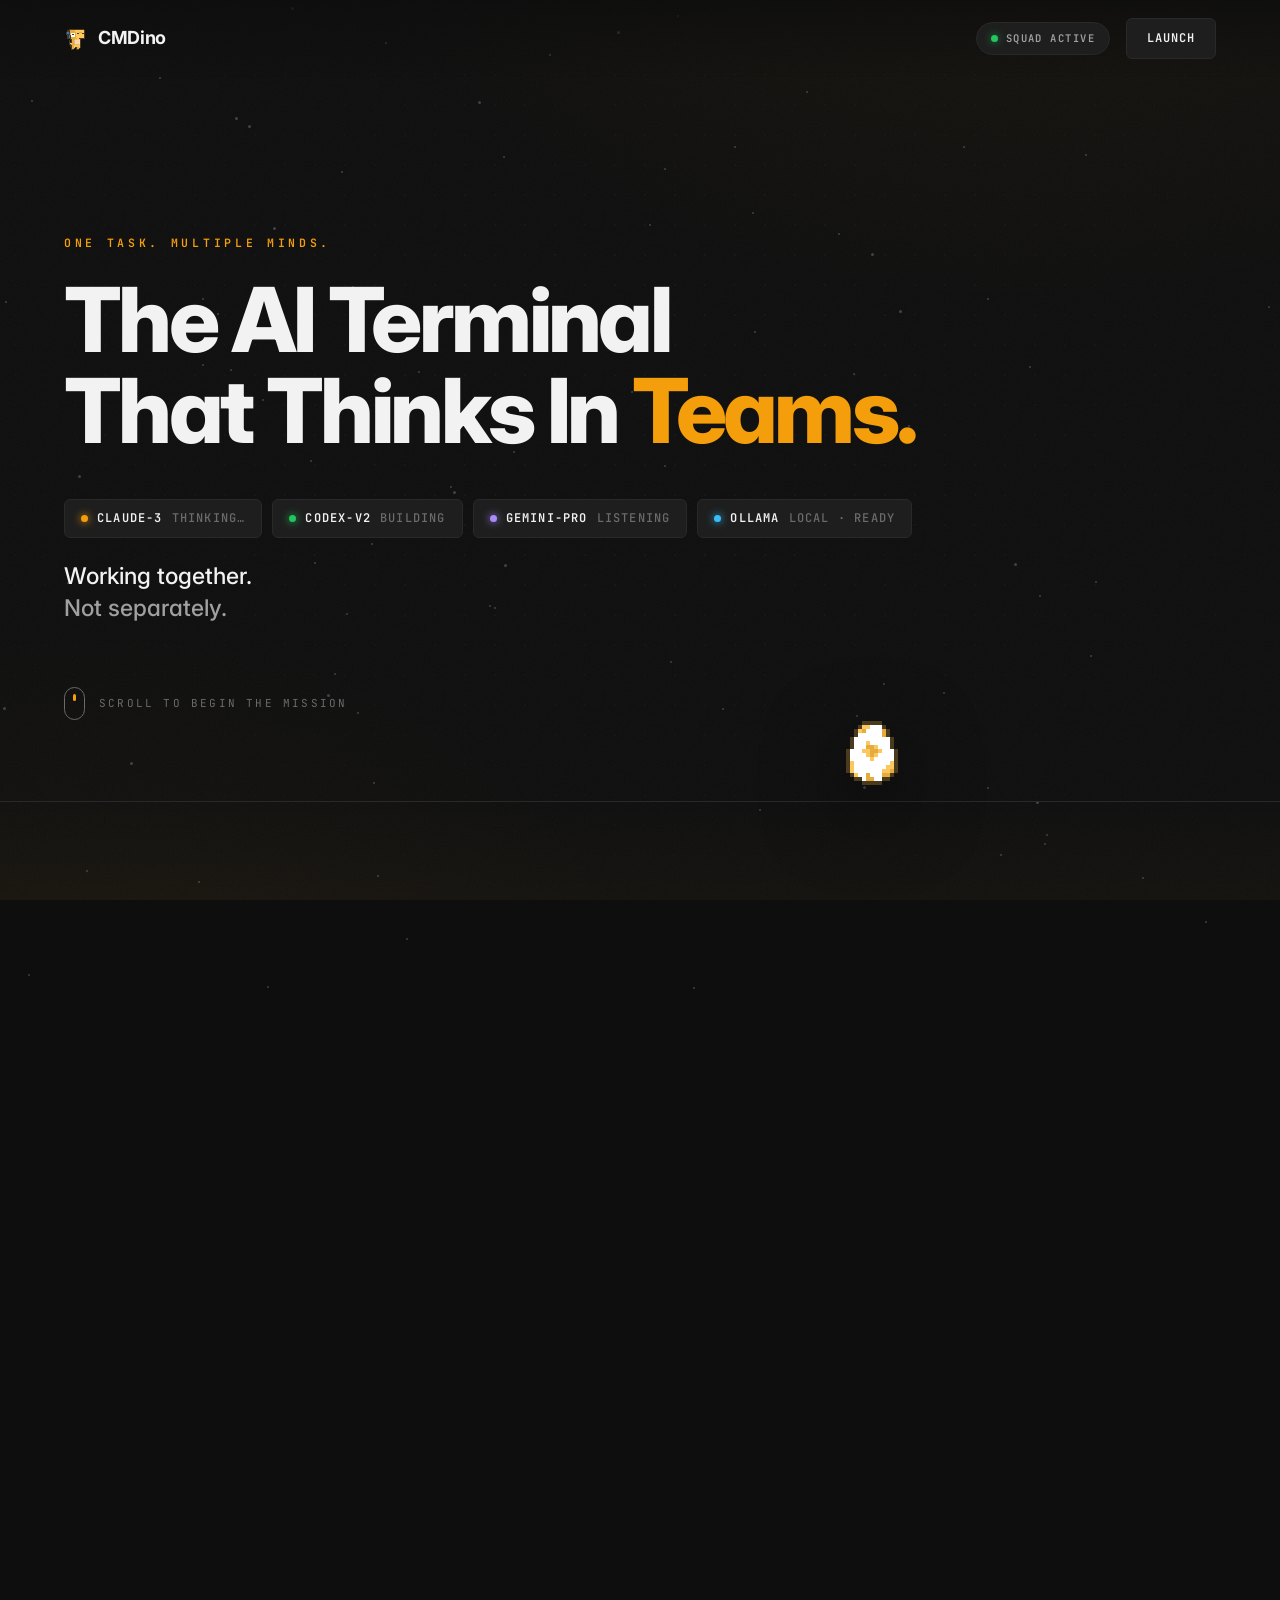
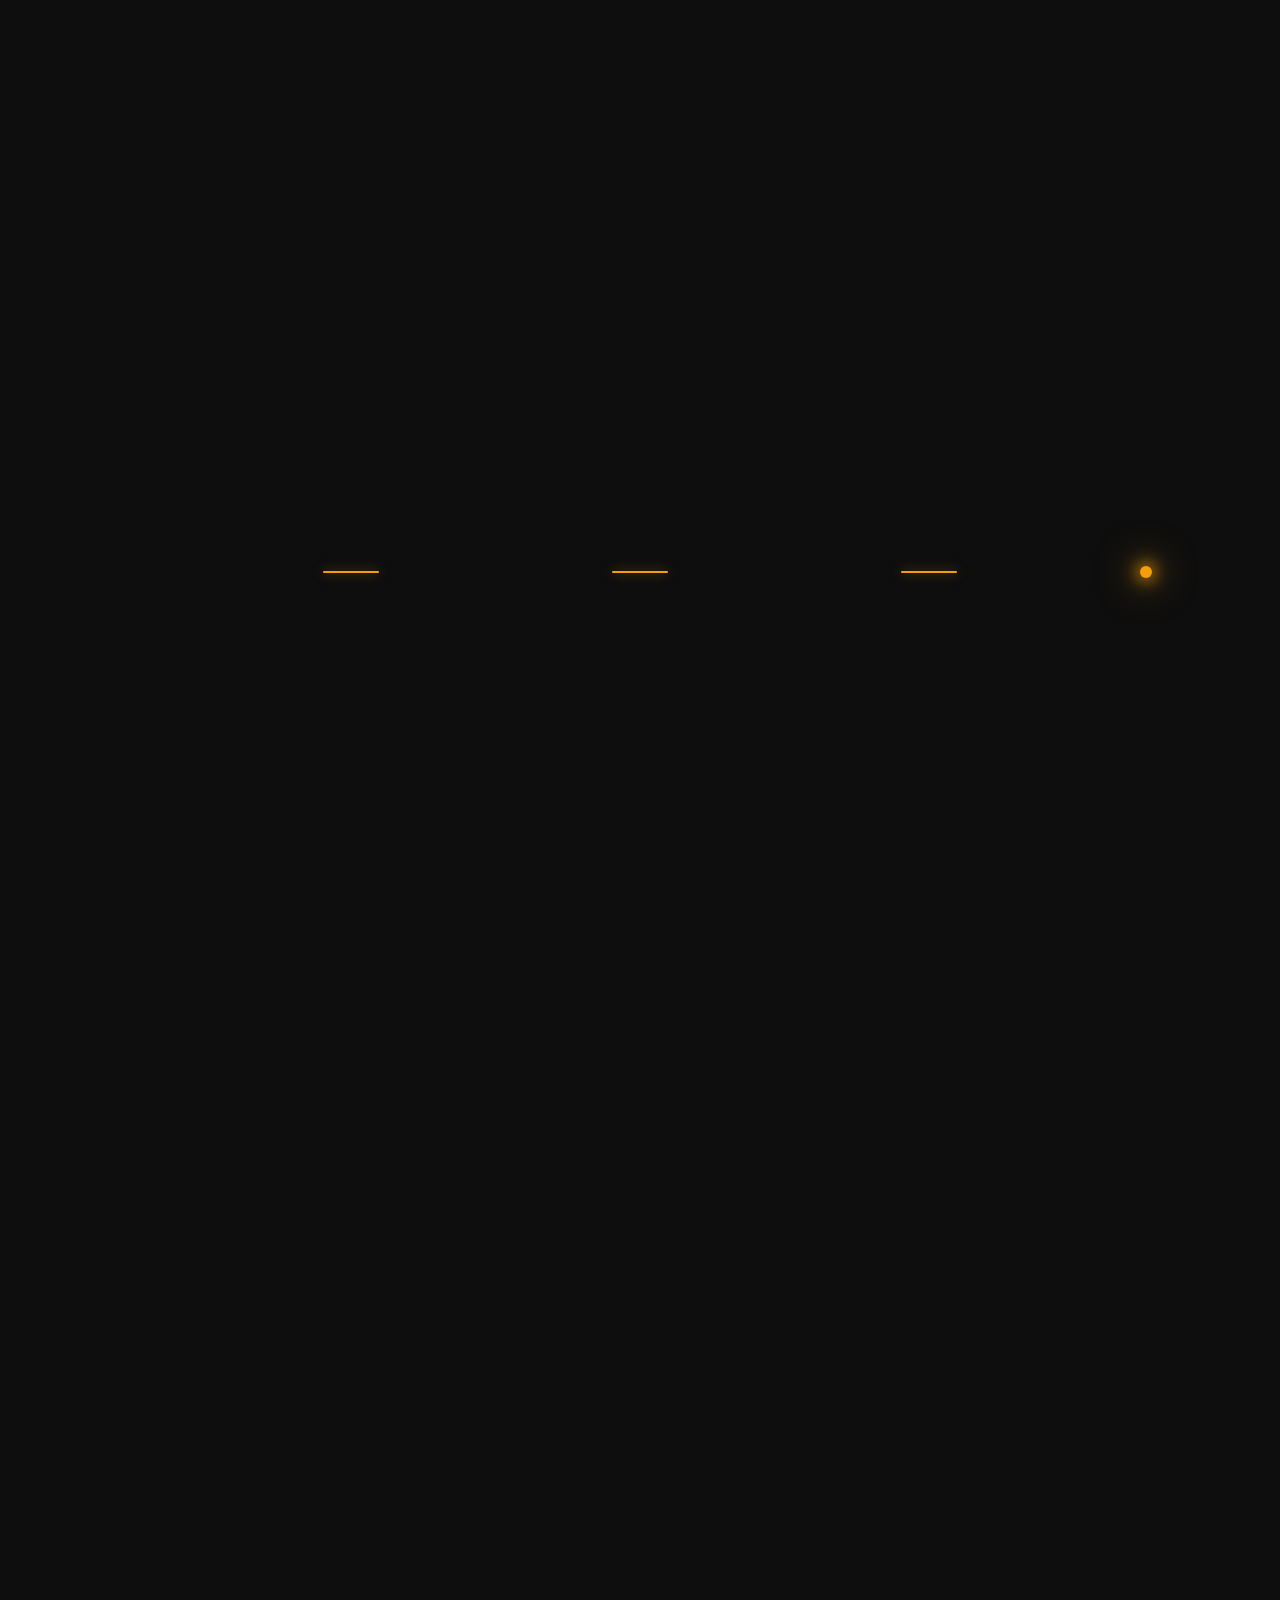
<file: index.html>
<!DOCTYPE html>
<html lang="en">
<head>
<meta charset="UTF-8">
<meta name="viewport" content="width=device-width, initial-scale=1.0">
<title>CMDino — The AI Terminal That Thinks In Teams</title>
<meta name="description" content="CMDino is a multi-agent AI terminal cockpit. Run Claude, Codex, Gemini and Ollama side-by-side and wire them into automated pipelines.">
<link rel="icon" href="data:image/svg+xml,<svg xmlns='http://www.w3.org/2000/svg' viewBox='0 0 100 100'><text y='.9em' font-size='90'>🦖</text></svg>">
<link rel="preconnect" href="https://fonts.googleapis.com">
<link rel="preconnect" href="https://fonts.gstatic.com" crossorigin>
<link href="https://fonts.googleapis.com/css2?family=Inter:wght@400;500;600;700;800&family=JetBrains+Mono:wght@400;500;600;700&display=swap" rel="stylesheet">
<link rel="stylesheet" href="css/style.css">
</head>
<body>

<!-- ambient backdrop -->
<div class="backdrop" aria-hidden="true">
  <div class="bg-gradient"></div>
  <div class="bg-stars" id="stars"></div>
  <div class="bg-grid"></div>
  <div class="bg-noise"></div>
  <div class="ground"></div>
</div>

<!-- scroll progress -->
<div class="progress-bar" id="progressBar" aria-hidden="true"></div>

<!-- header -->
<header class="site-header">
  <a class="wordmark" href="#hero"><span class="logo-dino"></span>CMDino</a>
  <div class="header-right">
    <span class="squad-pill"><i class="sq-dot"></i>SQUAD ACTIVE</span>
    <a class="btn btn-ghost" href="#final">Launch</a>
  </div>
</header>

<!-- the traveling dino (the task) -->
<div class="dino-layer" aria-hidden="true">
  <div class="dino" id="dino"><div class="dino-sprite" id="dinoSprite"></div></div>
</div>

<main>

<!-- ════ 1 · HERO ════ -->
<section class="scene" id="hero" data-scene>
  <div class="vp">
    <div class="hero-inner fade-by-p">
      <p class="kicker">One Task. Multiple Minds.</p>
      <h1 class="display">The AI Terminal<br>That Thinks In <em>Teams.</em></h1>
      <ul class="agent-list">
        <li class="ap-claude"><i class="dot"></i>CLAUDE-3 <span>THINKING…</span></li>
        <li class="ap-codex"><i class="dot"></i>CODEX-V2 <span>BUILDING</span></li>
        <li class="ap-gemini"><i class="dot"></i>GEMINI-PRO <span>LISTENING</span></li>
        <li class="ap-ollama"><i class="dot"></i>OLLAMA <span>LOCAL · READY</span></li>
      </ul>
      <p class="hero-sub">Working together.<br><span class="dim">Not separately.</span></p>
      <div class="scroll-hint"><span class="mouse"></span>Scroll to begin the mission</div>
    </div>
  </div>
</section>

<!-- ════ 2 · THE PROMPT ════ -->
<section class="scene" id="prompt" data-scene>
  <div class="vp">
    <div class="scene-head" data-at="0.05">
      <p class="kicker">Chapter 01</p>
      <h2 class="display-sm">Every mission starts<br>as a task.</h2>
    </div>
    <div class="term term-portal" data-at="0.18">
      <div class="term-bar">
        <span class="term-title">CMDINO — TASK INTAKE</span>
        <span class="stat stat-idle">AWAITING</span>
      </div>
      <div class="term-body">
        <p class="tline dim">// awaiting task…</p>
        <p class="tline portal-line" data-at="0.8"><span class="ok">›</span> task received <span class="caret"></span></p>
      </div>
      <div class="portal-glow"></div>
    </div>
  </div>
</section>

<!-- ════ 3 · HUMAN INPUT ════ -->
<section class="scene" id="input" data-scene>
  <div class="vp">
    <div class="scene-head" data-at="0.03">
      <p class="kicker">Chapter 02 — Human Input</p>
      <h2 class="display-sm">You write the prompt.<br><em>That's your whole job.</em></h2>
    </div>
    <div class="term term-wide" data-at="0.08">
      <div class="term-bar">
        <span class="term-title">CMDINO — COMMAND</span>
        <span class="mini-dino" data-anim="walk"></span>
        <span class="stat stat-live">REC</span>
      </div>
      <div class="term-body term-tall">
        <p class="tline dim"><span class="ts">14:21:58</span>$ cmdino new pipeline</p>
        <p class="tline typed-line"><span class="prompt-sign">❯</span> <span id="typedText"></span><span class="caret"></span></p>
        <p class="tline sent-line" data-at="0.92"><span class="ok">✓</span> prompt queued — routing to pipeline</p>
      </div>
    </div>
  </div>
</section>

<!-- ════ 4 · CLAUDE PLANNER ════ -->
<section class="scene" id="planner" data-scene>
  <div class="vp">
    <div class="scene-head" data-at="0.03">
      <p class="kicker">Chapter 03 — First Mind</p>
      <h2 class="display-sm">Launching Claude Planner<span class="blink-dots">…</span></h2>
    </div>
    <div class="term term-wide abar-claude" data-at="0.08">
      <div class="term-bar">
        <span class="term-title">CLAUDE — PLAN ONLY, NO CODE</span>
        <span class="role-tag tag-claude">Architect</span>
      </div>
      <div class="term-body term-tall">
        <p class="tline step" data-at="0.22"><i class="sdot done"></i><b>01. Analyzing requirements</b><span class="sub">Completed in 1.4s</span></p>
        <p class="tline step" data-at="0.38"><i class="sdot done"></i><b>02. Generating architecture</b><span class="sub">Completed in 4.2s</span></p>
        <p class="tline step" data-at="0.54"><i class="sdot now"></i><b>03. Creating implementation plan</b><span class="sub">Current step…</span></p>
        <p class="tline dim" data-at="0.66">  ├─ pages: hero, pricing, faq, cta</p>
        <p class="tline dim" data-at="0.74">  └─ stack: static · responsive · dark theme</p>
        <p class="tline plan-done" data-at="0.84"><span class="ok">✓</span> Plan complete — handing off to Builder</p>
      </div>
      <div class="file-chip plan-chip" data-at="0.84"><span class="fc-icon">▤</span>PLAN.md</div>
    </div>
  </div>
</section>

<!-- ════ 5 · PIPELINE REVEAL ════ -->
<section class="scene" id="pipeline" data-scene>
  <div class="vp">
    <div class="scene-head" data-at="0.03">
      <p class="kicker">Chapter 04 — The Reveal</p>
      <h2 class="display-sm">One prompt.<br><em>Multiple specialists.</em></h2>
    </div>
    <div class="pipeline-grid">
      <div class="term term-mini abar-claude" data-at="0.1">
        <div class="term-bar"><span class="term-title">CLAUDE</span><span class="role-tag tag-claude">Architect</span></div>
        <div class="term-body"><p class="tline dim">plan only · no code</p><p class="tline"><span class="ok">✓</span> PLAN.md ready</p></div>
      </div>
      <div class="term term-mini abar-codex" data-at="0.32">
        <div class="term-bar"><span class="term-title">CODEX</span><span class="role-tag tag-codex">Builder</span></div>
        <div class="term-body"><p class="tline dim">fullstack impl</p><p class="tline">building components<span class="ellip">…</span></p></div>
      </div>
      <div class="term term-mini abar-gemini" data-at="0.54">
        <div class="term-bar"><span class="term-title">GEMINI</span><span class="role-tag tag-gemini">Reviewer</span></div>
        <div class="term-body"><p class="tline dim">audit + fix</p><p class="tline">auditing output<span class="ellip">…</span></p></div>
      </div>
      <div class="term term-mini term-worker abar-ollama" data-at="0.74">
        <div class="term-bar"><span class="term-title">OLLAMA</span><span class="role-tag tag-ollama">Worker</span></div>
        <div class="term-body"><p class="tline dim">local sub-tasks</p><p class="tline">crunching offline<span class="ellip">…</span></p></div>
      </div>
    </div>
    <p class="scene-note" data-at="0.86">The task moves. The roles never bleed.</p>
  </div>
</section>

<!-- ════ 6 · ORCHESTRATION ════ -->
<section class="scene" id="orchestration" data-scene>
  <div class="vp">
    <div class="scene-head" data-at="0.03">
      <p class="kicker">Chapter 05 — Orchestration</p>
      <h2 class="display-sm">Output becomes input.<br><em>Automatically.</em></h2>
    </div>
    <div class="orchestra" id="orchestra">
      <div class="node abar-claude" data-at="0.15"><span class="node-name">Claude</span><span class="node-role tag-claude">Architect</span><span class="node-out" data-at="0.3">→ PLAN.md</span></div>
      <div class="wire" id="wire1"><i class="spark"></i></div>
      <div class="node abar-codex" data-at="0.38"><span class="node-name">Codex</span><span class="node-role tag-codex">Builder</span><span class="node-out" data-at="0.52">→ src/ 42 files</span></div>
      <div class="wire" id="wire2"><i class="spark"></i></div>
      <div class="node abar-gemini" data-at="0.6"><span class="node-name">Gemini</span><span class="node-role tag-gemini">Reviewer</span><span class="node-out" data-at="0.74">→ 3 fixes applied</span></div>
      <div class="wire" id="wire3"><i class="spark"></i></div>
      <div class="node node-result" data-at="0.82"><span class="node-name">Result</span><span class="node-role tag-result">Deliverable</span><span class="node-out" data-at="0.9">✓ shipped</span></div>
      <div class="packet" id="packet"></div>
    </div>
    <p class="scene-note" data-at="0.9">No copy-paste between tools. CMDino routes everything.</p>
  </div>
</section>

<!-- ════ 7 · NEEDS ATTENTION ════ -->
<section class="scene" id="attention" data-scene>
  <div class="vp">
    <div class="alert-vignette" data-at="0.22"></div>
    <div class="scene-head" data-at="0.03">
      <p class="kicker">Chapter 06 — When Things Break</p>
      <h2 class="display-sm">Agents get stuck.<br><em>CMDino doesn't.</em></h2>
    </div>
    <div class="attention-row">
      <div class="term term-wide term-alertable abar-codex" data-at="0.08">
        <div class="term-bar"><span class="term-title">CODEX — BUILDER</span><span class="role-tag tag-codex">Builder</span></div>
        <div class="term-body term-tall">
          <p class="tline dim"><span class="ts">14:22:41</span>$ deploying preview…</p>
          <p class="tline err" data-at="0.22"><span class="bad">✗</span> Authentication failed.</p>
          <p class="tline dim" data-at="0.28">  agent blocked — waiting for input</p>
          <p class="tline" data-at="0.66"><span class="ok">✓</span> Re-authenticated. Resuming pipeline…</p>
          <p class="tline" data-at="0.78"><span class="ok">›</span> deploy complete</p>
        </div>
      </div>
      <aside class="attn-panel" data-at="0.34">
        <p class="attn-title"><i class="pulse-dot"></i>Intervention Required</p>
        <p class="attn-desc">Codex Builder is blocked:<br><strong>Authentication failed</strong></p>
        <div class="attn-actions">
          <button class="btn btn-solid attn-btn" data-at="0.5" type="button">Approve</button>
          <button class="btn btn-ghost2" type="button">Review</button>
        </div>
        <p class="attn-resolved" data-at="0.66"><span class="ok">✓</span> Resolved — 1 click</p>
      </aside>
    </div>
    <p class="scene-note" data-at="0.88">CMDino doesn't just open terminals. It runs the operation.</p>
  </div>
</section>

<!-- ════ 8 · CONTEXT LIBRARY ════ -->
<section class="scene" id="context" data-scene>
  <div class="vp">
    <div class="scene-head" data-at="0.03">
      <p class="kicker">Chapter 07 — Context Library</p>
      <h2 class="display-sm">Feed every agent<br><em>the same truth.</em></h2>
    </div>
    <div class="context-field" id="contextField">
      <div class="file-chip float-chip" id="chip0" data-at="0.06" style="--fx:22%;--fy:18%;--fd:0s"><span class="fc-icon">▤</span>README.md</div>
      <div class="file-chip float-chip" id="chip1" data-at="0.1" style="--fx:60%;--fy:8%;--fd:.6s"><span class="fc-icon">◫</span>design.png</div>
      <div class="file-chip float-chip" id="chip2" data-at="0.14" style="--fx:38%;--fy:34%;--fd:1.1s"><span class="fc-icon">▤</span>notes.txt</div>
      <div class="file-chip float-chip" id="chip3" data-at="0.18" style="--fx:74%;--fy:30%;--fd:1.6s"><span class="fc-icon">⧉</span>api-spec.json</div>
      <div class="context-dock" id="contextDock" data-at="0.1">
        <span class="dock-icon">⌸</span>
        <span class="dock-label">CONTEXT LIBRARY</span>
        <span class="dock-count" id="dockCount">0 / 4</span>
      </div>
    </div>
    <p class="scene-note" data-at="0.85">Attach files once. Inject them into any running agent.</p>
  </div>
</section>

<!-- ════ 9 · MEMORY ════ -->
<section class="scene scene-cave" id="memory" data-scene>
  <div class="vp">
    <div class="cave-shade"></div>
    <div class="scene-head" data-at="0.05">
      <p class="kicker">Chapter 08 — Memory</p>
      <h2 class="display-sm">Agents don't<br><em>start from zero.</em></h2>
    </div>
    <div class="cave-walls">
      <div class="wall-rune" data-at="0.25" style="--wx:16%;--wy:30%"><span class="fc-icon">▤</span>PLAN.md<small>written by Architect</small></div>
      <div class="wall-rune" data-at="0.45" style="--wx:66%;--wy:22%"><span class="fc-icon">◈</span>MEMORY.md<small>persists across runs</small></div>
      <div class="wall-rune rune-faint" data-at="0.6" style="--wx:42%;--wy:48%"><span class="fc-icon">↻</span>last session<small>decisions remembered</small></div>
      <div class="cave-ghost" data-at="0.45" style="--wx:84%;--wy:52%"><span class="mini-dino" data-anim="ghostIdle"></span><small>ghost of run #41</small></div>
    </div>
    <p class="scene-note" data-at="0.8">Every run reads the trail the last one left behind.</p>
  </div>
</section>

<!-- ════ 10 · OUTPUT LIBRARY ════ -->
<section class="scene" id="output" data-scene>
  <div class="vp">
    <div class="burst" id="burst"></div>
    <div class="scene-head" data-at="0.03">
      <p class="kicker">Chapter 09 — Output Library</p>
      <h2 class="display-sm">From conversation<br><em>to deliverable.</em></h2>
    </div>
    <div class="converge-lines" aria-hidden="true">
      <i class="cv-line" style="--ca:-24deg"></i><i class="cv-line" style="--ca:-8deg"></i>
      <i class="cv-line" style="--ca:8deg"></i><i class="cv-line" style="--ca:24deg"></i>
    </div>
    <div class="product-cards">
      <div class="p-card" data-at="0.42"><span class="p-ico">🌐</span><strong>Website</strong><small>CMDINO_RESULT</small></div>
      <div class="p-card" data-at="0.52"><span class="p-ico">📱</span><strong>App</strong><small>CMDINO_RESULT</small></div>
      <div class="p-card" data-at="0.62"><span class="p-ico">⚙</span><strong>API</strong><small>CMDINO_RESULT</small></div>
      <div class="p-card" data-at="0.72"><span class="p-ico">▦</span><strong>Dashboard</strong><small>CMDINO_RESULT</small></div>
    </div>
    <p class="scene-note" data-at="0.86">Every result block is captured, browsable, reattachable.</p>
  </div>
</section>

<!-- ════ 11 · PRODUCT REVEAL ════ -->
<section class="scene" id="product" data-scene>
  <div class="vp">
    <div class="scene-head" data-at="0.03">
      <p class="kicker">Chapter 10 — The Payoff</p>
      <h2 class="display-sm">You saw the process.<br><em>Here's the product.</em></h2>
    </div>
    <div class="browser" data-at="0.12">
      <div class="browser-bar">
        <span class="url-pill">novapay.app — built by the pipeline</span>
        <span class="stat stat-ok">LIVE</span>
      </div>
      <div class="browser-page">
        <div class="bp-nav"><span class="bp-logo">◆ NovaPay</span><span class="bp-links"><i></i><i></i><i></i></span><span class="bp-cta">Get started</span></div>
        <div class="bp-hero">
          <h3 data-at="0.3">Banking that moves<br>at your speed.</h3>
          <p data-at="0.38" class="bp-sub">Instant settlements. Zero friction. Built for modern teams.</p>
          <span class="bp-btn" data-at="0.44">Open an account</span>
        </div>
        <div class="bp-stats">
          <div class="bp-stat" data-at="0.52"><strong>99.99%</strong><small>uptime</small></div>
          <div class="bp-stat" data-at="0.58"><strong>$2.4B</strong><small>processed</small></div>
          <div class="bp-stat" data-at="0.64"><strong>14ms</strong><small>latency</small></div>
        </div>
        <div class="bp-chart" data-at="0.72">
          <i style="--h:34%"></i><i style="--h:52%"></i><i style="--h:40%"></i><i style="--h:66%"></i>
          <i style="--h:58%"></i><i style="--h:78%"></i><i style="--h:70%"></i><i style="--h:92%"></i>
        </div>
      </div>
    </div>
  </div>
</section>

<!-- ════ 12 · CMDINO WORKSPACE ════ -->
<section class="scene" id="workspace" data-scene>
  <div class="vp">
    <div class="scene-head" data-at="0.03">
      <p class="kicker">Chapter 11 — Zoom Out</p>
      <h2 class="display-sm">Your AI<br><em>Operations Center.</em></h2>
    </div>
    <div class="ws-grid" id="wsGrid">
      <div class="term term-cell abar-claude" data-at="0.1"><div class="term-bar"><span class="role-tag tag-claude">Architect</span><span class="stat stat-busy">THINKING…</span></div><div class="term-body"><p class="tline dim">planning…<span class="caret"></span></p></div></div>
      <div class="term term-cell abar-codex" data-at="0.16"><div class="term-bar"><span class="role-tag tag-codex">Builder 1</span><span class="stat stat-busy">ACTIVE</span></div><div class="term-body"><p class="tline dim">src/app.tsx<span class="caret"></span></p></div></div>
      <div class="term term-cell abar-codex" data-at="0.22"><div class="term-bar"><span class="role-tag tag-codex">Builder 2</span><span class="stat stat-busy">ACTIVE</span></div><div class="term-body"><p class="tline dim">api routes<span class="caret"></span></p></div></div>
      <div class="term term-cell abar-gemini" data-at="0.28"><div class="term-bar"><span class="role-tag tag-gemini">Reviewer</span><span class="stat stat-idle">PASS 2</span></div><div class="term-body"><p class="tline dim">audit pass 2<span class="caret"></span></p></div></div>
      <div class="term term-cell cell-center" data-at="0.34"><div class="term-bar"><span class="role-tag tag-result">Pipeline</span><span class="stat stat-ok">NOMINAL</span></div><div class="term-body"><p class="tline"><span class="ok">›</span> plan → build → review</p></div></div>
      <div class="term term-cell abar-ollama" data-at="0.4"><div class="term-bar"><span class="role-tag tag-ollama">Worker 1</span><span class="stat stat-idle">LOCAL</span></div><div class="term-body"><p class="tline dim">local llm<span class="caret"></span></p></div></div>
      <div class="term term-cell abar-ollama" data-at="0.46"><div class="term-bar"><span class="role-tag tag-ollama">Worker 2</span><span class="stat stat-idle">LOCAL</span></div><div class="term-body"><p class="tline dim">batch jobs<span class="caret"></span></p></div></div>
      <div class="term term-cell" data-at="0.52"><div class="term-bar"><span class="role-tag tag-lib">Context</span></div><div class="term-body"><p class="tline dim">4 files attached</p></div></div>
      <div class="term term-cell" data-at="0.58"><div class="term-bar"><span class="role-tag tag-lib">Outputs</span></div><div class="term-body"><p class="tline dim">12 results captured</p></div></div>
    </div>
    <p class="scene-note" data-at="0.8">Every agent. Every file. Every output. One cockpit.</p>
  </div>
</section>

<!-- ════ 13 · FINAL CTA ════ -->
<section class="scene" id="final" data-scene>
  <div class="vp">
    <div class="skyline" aria-hidden="true">
      <i style="--tw:9%;--th:34%;--tx:4%"></i><i style="--tw:7%;--th:52%;--tx:15%"></i>
      <i style="--tw:11%;--th:42%;--tx:24%"></i><i style="--tw:8%;--th:64%;--tx:64%"></i>
      <i style="--tw:10%;--th:48%;--tx:74%"></i><i style="--tw:7%;--th:38%;--tx:86%"></i>
    </div>
    <div class="final-inner">
      <ul class="agent-chips" data-at="0.1">
        <li class="tag-claude">Claude</li><li class="tag-codex">Codex</li>
        <li class="tag-gemini">Gemini</li><li class="tag-ollama">Ollama</li>
      </ul>
      <h2 class="display" data-at="0.18">Stop managing AI tools.<br><em>Start directing AI teams.</em></h2>
      <p class="final-sub" data-at="0.28"><strong>CMDino</strong> — Multi-Agent AI Terminal Cockpit</p>
      <a class="btn btn-cta" href="#" data-at="0.36">Launch Your First Pipeline <span class="cta-arrow">→</span></a>
    </div>
    <footer class="site-footer">
      <span>© 2026 CMDino · MIT</span>
      <span class="dim">Dino sprites: <a href="https://arks.itch.io/dino-characters" target="_blank" rel="noopener">Arks</a> · <a href="https://demching.itch.io/dino-family" target="_blank" rel="noopener">Dino Family by DemChing</a></span>
    </footer>
  </div>
</section>

</main>

<script src="js/main.js"></script>
</body>
</html>
</file>
<file: css/style.css>
/* ════════════════════════════════════════════
   CMDino — scroll-driven storytelling landing
   Design system: CMDino Mission Control
   (Superdesign export: neutral black · mono
   labels · amber actions · agent accent bars)
   ════════════════════════════════════════════ */

:root {
  --app-bg: #0e0e0e;
  --surface-0: #161616;
  --surface-1: #1e1e1e;
  --surface-2: #252525;
  --border-subtle: #292929;
  --border-bright: #3a3a3a;
  --text-main: #f2f2f2;
  --text-muted: #a0a0a0;
  --text-faint: #6b6b6b;

  --accent: #f59e0b;          /* primary action — amber */
  --agent-claude: #f59e0b;
  --agent-codex: #22c55e;
  --agent-gemini: #a78bfa;
  --agent-ollama: #38bdf8;
  --result: #f2f2f2;
  --ok: #22c55e;
  --bad: #ef4444;

  --radius-sm: 6px;
  --radius-lg: 14px;

  --font-body: "Inter", system-ui, sans-serif;
  --font-mono: "JetBrains Mono", ui-monospace, monospace;
  --ease: cubic-bezier(0.22, 1, 0.36, 1);
}

* { margin: 0; padding: 0; box-sizing: border-box; }
html { scroll-behavior: smooth; }
body {
  background: var(--app-bg);
  color: var(--text-main);
  font-family: var(--font-body);
  font-feature-settings: "cv02", "cv03", "cv04", "cv11";
  font-size: 16px;
  line-height: 1.6;
  overflow-x: hidden;
  -webkit-font-smoothing: antialiased;
}
a { color: inherit; text-decoration: none; }

/* ── ambient backdrop ─────────────────────── */
.backdrop { position: fixed; inset: 0; z-index: 0; pointer-events: none; }
.bg-gradient {
  position: absolute; inset: 0;
  background:
    radial-gradient(100vmax 70vmax at 80% -20%, rgba(245, 158, 11, 0.05), transparent 55%),
    radial-gradient(80vmax 60vmax at 8% 115%, rgba(245, 158, 11, 0.03), transparent 55%),
    var(--app-bg);
}
.bg-stars { position: absolute; inset: -10% 0; }
.bg-stars i {
  position: absolute; width: 2px; height: 2px; border-radius: 50%;
  background: rgba(242, 242, 242, 0.22);
  animation: twinkle 4s ease-in-out infinite;
  animation-delay: var(--td, 0s);
}
@keyframes twinkle { 0%, 100% { opacity: .1; } 50% { opacity: .45; } }
.bg-grid {
  position: absolute; inset: 0; opacity: .55;
  background-image: radial-gradient(rgba(242, 242, 242, 0.05) 1px, transparent 1.5px);
  background-size: 30px 30px;
  mask-image: radial-gradient(80% 70% at 50% 45%, #000 25%, transparent 100%);
  -webkit-mask-image: radial-gradient(80% 70% at 50% 45%, #000 25%, transparent 100%);
}
.bg-noise {
  position: absolute; inset: 0; opacity: .04;
  background-image: url("data:image/svg+xml,%3Csvg xmlns='http://www.w3.org/2000/svg' width='160' height='160'%3E%3Cfilter id='n'%3E%3CfeTurbulence type='fractalNoise' baseFrequency='0.9' numOctaves='2'/%3E%3C/filter%3E%3Crect width='160' height='160' filter='url(%23n)' opacity='1'/%3E%3C/svg%3E");
}
.ground {
  position: absolute; left: 0; right: 0; bottom: 0; height: 11vh;
  background: linear-gradient(180deg, transparent, rgba(245, 158, 11, 0.025));
  border-top: 1px solid var(--border-subtle);
}

/* ── progress + header ────────────────────── */
.progress-bar {
  position: fixed; top: 0; left: 0; right: 0; height: 2px; z-index: 60;
  background: var(--accent);
  transform-origin: 0 50%; transform: scaleX(0);
}
.site-header {
  position: fixed; top: 0; left: 0; right: 0; z-index: 50;
  display: flex; justify-content: space-between; align-items: center;
  padding: 18px clamp(20px, 5vw, 64px);
  background: linear-gradient(180deg, rgba(14, 14, 14, 0.85), transparent);
}
.wordmark {
  display: inline-flex; align-items: center; gap: 10px;
  font-weight: 700; font-size: 18px; letter-spacing: -0.02em;
}
.logo-dino {
  width: 24px; height: 24px; display: inline-block;
  background-image: url("../assets/dino-tard.png");
  background-repeat: no-repeat;
  image-rendering: pixelated;
  transform: scale(1.25);
}
.header-right { display: flex; align-items: center; gap: 16px; }
.squad-pill {
  display: inline-flex; align-items: center; gap: 8px;
  font-family: var(--font-mono); font-size: 10.5px; font-weight: 600;
  letter-spacing: .14em; color: var(--text-muted);
  padding: 7px 14px; border-radius: 99px;
  background: var(--surface-1); border: 1px solid var(--border-subtle);
}
.sq-dot {
  width: 7px; height: 7px; border-radius: 50%; background: var(--ok);
  box-shadow: 0 0 8px rgba(34, 197, 94, 0.7);
  animation: pulse-soft 2s ease-in-out infinite;
}
@keyframes pulse-soft { 0%,100% { opacity: 1; } 50% { opacity: .45; } }

/* ── buttons ──────────────────────────────── */
.btn {
  display: inline-flex; align-items: center; gap: 8px;
  font-family: var(--font-mono); font-weight: 600; font-size: 12px;
  letter-spacing: .08em; text-transform: uppercase;
  padding: 10px 20px; border-radius: var(--radius-sm);
  border: 1px solid var(--border-subtle);
  background: var(--surface-1); color: var(--text-main);
  cursor: pointer; transition: all .3s var(--ease);
}
.btn:hover { border-color: var(--border-bright); background: var(--surface-2); transform: translateY(-1px); }
.btn-solid {
  background: var(--accent); color: #0e0e0e; border-color: var(--accent);
}
.btn-solid:hover { background: #fbbf24; border-color: #fbbf24; }
.btn-ghost2 {
  display: inline-flex; align-items: center;
  font-family: var(--font-mono); font-weight: 600; font-size: 12px;
  letter-spacing: .08em; text-transform: uppercase;
  padding: 10px 20px; border-radius: var(--radius-sm);
  border: 1px solid var(--border-subtle);
  background: var(--surface-2); color: var(--text-muted);
  cursor: pointer; transition: all .3s var(--ease);
}
.btn-ghost2:hover { color: var(--text-main); border-color: var(--border-bright); }
.btn-cta {
  font-size: 13.5px; padding: 17px 36px; border-radius: 8px;
  background: var(--accent); color: #0e0e0e; border-color: var(--accent);
  box-shadow: 0 14px 44px -12px rgba(245, 158, 11, 0.45);
}
.btn-cta:hover {
  background: #fbbf24; border-color: #fbbf24;
  box-shadow: 0 18px 54px -10px rgba(245, 158, 11, 0.55);
}
.cta-arrow { font-family: var(--font-body); }

/* ── typography ───────────────────────────── */
.kicker {
  font-family: var(--font-mono); font-size: 11.5px; font-weight: 600;
  letter-spacing: 0.32em; text-transform: uppercase;
  color: var(--accent); margin-bottom: 22px;
}
.display {
  font-weight: 800;
  font-size: clamp(42px, 7vw, 92px); line-height: 1.02; letter-spacing: -0.04em;
}
.display em, .display-sm em { font-style: normal; color: var(--accent); }
.display-sm {
  font-weight: 700;
  font-size: clamp(32px, 4.4vw, 58px); line-height: 1.06; letter-spacing: -0.03em;
}
.dim { color: var(--text-muted); }

/* ── scene scaffolding ────────────────────── */
.scene { position: relative; z-index: 2; }
#hero          { height: 220vh; }
#prompt        { height: 240vh; }
#input         { height: 260vh; }
#planner       { height: 260vh; }
#pipeline      { height: 270vh; }
#orchestration { height: 270vh; }
#attention     { height: 280vh; }
#context       { height: 290vh; }
#memory        { height: 240vh; }
#output        { height: 260vh; }
#product       { height: 250vh; }
#workspace     { height: 250vh; }
#final         { height: 180vh; }

.vp {
  position: sticky; top: 0; height: 100vh; overflow: hidden;
  display: flex; flex-direction: column; align-items: center; justify-content: center;
  padding: 0 clamp(20px, 5vw, 64px);
}
.scene-head { text-align: center; margin-bottom: clamp(26px, 4vh, 48px); }
.scene-note {
  margin-top: clamp(20px, 3.5vh, 40px);
  font-family: var(--font-mono); font-size: 12.5px; color: var(--text-faint);
  letter-spacing: 0.06em; text-transform: uppercase;
}

/* reveal-on-threshold */
[data-at] {
  opacity: 0; transform: translateY(26px);
  transition: opacity .7s var(--ease), transform .7s var(--ease);
}
[data-at].on { opacity: 1; transform: translateY(0); }

/* ── 1 · hero ─────────────────────────────── */
.hero-inner { text-align: left; width: min(1100px, 100%); }
.fade-by-p { opacity: calc(1 - var(--p, 0) * 1.7); }
#hero .vp { align-items: flex-start; justify-content: center; padding-top: 6vh; }
.agent-list {
  list-style: none; margin: 42px 0 22px;
  display: flex; flex-wrap: wrap; gap: 10px;
}
.agent-list li {
  display: inline-flex; align-items: center; gap: 9px;
  font-family: var(--font-mono); font-size: 12px; font-weight: 600;
  letter-spacing: .1em;
  padding: 9px 16px; border-radius: var(--radius-sm);
  background: var(--surface-1); border: 1px solid var(--border-subtle);
}
.agent-list li span { color: var(--text-faint); font-weight: 500; }
.agent-list .dot {
  width: 7px; height: 7px; border-radius: 50%;
  background: currentColor; box-shadow: 0 0 8px currentColor;
}
.ap-claude { color: var(--agent-claude); }
.ap-codex  { color: var(--agent-codex); }
.ap-gemini { color: var(--agent-gemini); }
.ap-ollama { color: var(--agent-ollama); }
.agent-list li { color: var(--text-main); }
.ap-claude .dot { color: var(--agent-claude); }
.ap-codex .dot  { color: var(--agent-codex); }
.ap-gemini .dot { color: var(--agent-gemini); }
.ap-ollama .dot { color: var(--agent-ollama); }
.hero-sub { font-size: clamp(18px, 2vw, 23px); font-weight: 500; line-height: 1.4; }
.scroll-hint {
  margin-top: 7vh; display: flex; align-items: center; gap: 14px;
  font-family: var(--font-mono); font-size: 11px; letter-spacing: .2em;
  text-transform: uppercase; color: var(--text-faint);
}
.mouse {
  width: 21px; height: 33px; border: 1.5px solid var(--text-faint); border-radius: 11px;
  position: relative;
}
.mouse::after {
  content: ""; position: absolute; left: 50%; top: 6px; width: 3px; height: 7px;
  margin-left: -1.5px; border-radius: 3px; background: var(--accent);
  animation: wheel 1.6s ease-in-out infinite;
}
@keyframes wheel { 0% { transform: translateY(0); opacity: 1; } 70% { transform: translateY(10px); opacity: 0; } 100% { opacity: 0; } }

/* ── terminals (shared) ───────────────────── */
.term {
  position: relative;
  background: var(--surface-0);
  border: 1px solid var(--border-subtle);
  border-radius: var(--radius-lg);
  box-shadow: 0 26px 70px -24px rgba(0, 0, 0, 0.85);
  overflow: hidden;
}
/* agent accent bar — left edge, like the cockpit message stream */
.abar-claude { box-shadow: inset 2px 0 0 var(--agent-claude), 0 26px 70px -24px rgba(0,0,0,.85); }
.abar-codex  { box-shadow: inset 2px 0 0 var(--agent-codex),  0 26px 70px -24px rgba(0,0,0,.85); }
.abar-gemini { box-shadow: inset 2px 0 0 var(--agent-gemini), 0 26px 70px -24px rgba(0,0,0,.85); }
.abar-ollama { box-shadow: inset 2px 0 0 var(--agent-ollama), 0 26px 70px -24px rgba(0,0,0,.85); }
.term-bar {
  display: flex; align-items: center; gap: 14px;
  padding: 11px 18px;
  border-bottom: 1px solid var(--border-subtle);
  background: var(--surface-1);
}
.term-title {
  font-family: var(--font-mono); font-size: 11px; font-weight: 600;
  letter-spacing: .14em; color: var(--text-muted);
  flex: 1; text-align: left;
}
.stat {
  font-family: var(--font-mono); font-size: 10px; font-weight: 600;
  letter-spacing: .12em;
  padding: 3px 10px; border-radius: 4px;
  background: var(--surface-2); color: var(--text-faint);
}
.stat-live { color: var(--bad); }
.stat-ok   { color: var(--ok); }
.stat-busy { color: var(--accent); }
.stat-idle { color: var(--text-faint); }
.term-body { padding: 20px 24px; font-family: var(--font-mono); font-size: clamp(13px, 1.2vw, 15px); }
.term-tall { min-height: clamp(180px, 26vh, 280px); }
.tline { line-height: 2.1; white-space: pre-wrap; color: var(--text-main); }
.tline.dim { color: var(--text-faint); }
.tline.err { color: var(--bad); }
.ts { color: var(--text-faint); font-size: .85em; margin-right: 12px; }
.ok { color: var(--ok); margin-right: 6px; }
.bad { color: var(--bad); margin-right: 6px; }
.caret {
  display: inline-block; width: 8px; height: 1.15em; margin-left: 3px;
  background: var(--accent); vertical-align: text-bottom;
  animation: blink 1.05s steps(1) infinite;
}
@keyframes blink { 50% { opacity: 0; } }
.ellip { animation: blink 1.4s steps(1) infinite; }
.blink-dots { animation: blink 1.2s steps(1) infinite; color: var(--accent); }

/* timeline steps (planner) */
.step { display: flex; align-items: baseline; gap: 10px; }
.step b { font-weight: 600; color: var(--text-main); }
.step .sub { color: var(--text-faint); font-size: .85em; margin-left: auto; }
.sdot {
  width: 8px; height: 8px; border-radius: 50%; flex: none;
  align-self: center;
}
.sdot.done { background: var(--ok); box-shadow: 0 0 8px rgba(34, 197, 94, 0.5); }
.sdot.now  { background: var(--accent); box-shadow: 0 0 8px rgba(245, 158, 11, 0.6); animation: pulse-soft 1.4s ease-in-out infinite; }

.role-tag {
  font-family: var(--font-mono); font-size: 10px; font-weight: 700;
  letter-spacing: .12em; text-transform: uppercase;
  padding: 3px 10px; border-radius: 4px;
  background: var(--surface-2);
}
.tag-claude { color: var(--agent-claude); }
.tag-codex  { color: var(--agent-codex); }
.tag-gemini { color: var(--agent-gemini); }
.tag-ollama { color: var(--agent-ollama); }
.tag-result { color: var(--text-main); }
.tag-lib    { color: var(--text-muted); }

/* ── 2 · the prompt (portal terminal) ─────── */
.term-portal {
  width: min(720px, 92vw);
  transform: translateY(26px) scale(calc(0.72 + var(--p, 0) * 0.28));
}
.term-portal.on { transform: translateY(0) scale(calc(0.72 + var(--p, 0) * 0.28)); }
.portal-glow {
  position: absolute; inset: -40%; pointer-events: none;
  background: radial-gradient(closest-side, rgba(245, 158, 11, 0.09), transparent 70%);
  opacity: calc(var(--p, 0) * 1.2);
}

/* ── 3/4 · wide terminals ─────────────────── */
.term-wide { width: min(840px, 94vw); }
.typed-line { font-weight: 500; }
.prompt-sign { color: var(--accent); margin-right: 8px; }
.sent-line, .plan-done { color: var(--text-main); }

.mini-dino {
  width: 24px; height: 24px;
  background-image: url("../assets/dino-tard.png");
  background-repeat: no-repeat;
  image-rendering: pixelated;
  transform: scale(1.3);
}

.file-chip {
  display: inline-flex; align-items: center; gap: 9px;
  font-family: var(--font-mono); font-size: 13px; font-weight: 500;
  padding: 9px 18px; border-radius: var(--radius-sm);
  background: var(--surface-1); border: 1px solid var(--border-subtle);
  box-shadow: 0 12px 32px -14px rgba(0, 0, 0, 0.8);
}
.fc-icon { color: var(--accent); font-style: normal; }
.plan-chip {
  position: absolute; right: 22px; bottom: 18px;
  border-color: rgba(245, 158, 11, 0.4);
}

/* ── 5 · pipeline reveal ──────────────────── */
.pipeline-grid {
  display: grid; grid-template-columns: repeat(3, 1fr); gap: 16px;
  width: min(1080px, 94vw);
}
.term-mini .term-body { padding: 14px 18px; font-size: 12.5px; }
.term-mini .tline { line-height: 1.9; }
.term-worker { grid-column: 2; }
.pipeline-grid [data-at] { transform: translateY(30px) scale(.94); }
.pipeline-grid [data-at].on { transform: translateY(0) scale(1); }

/* ── 6 · orchestration ────────────────────── */
.orchestra {
  position: relative; width: min(1100px, 94vw);
  display: grid; grid-template-columns: 1fr 56px 1fr 56px 1fr 56px 1fr;
  align-items: center; gap: 0;
}
.node {
  position: relative; text-align: center;
  background: var(--surface-0); border: 1px solid var(--border-subtle);
  border-radius: var(--radius-lg); padding: 20px 12px 16px;
  transition: border-color .5s var(--ease), opacity .7s var(--ease), transform .7s var(--ease);
}
.node.on { border-color: var(--border-bright); }
.node.abar-claude, .node.abar-codex, .node.abar-gemini { box-shadow: none; }
.node.abar-claude { border-top: 2px solid var(--agent-claude); }
.node.abar-codex  { border-top: 2px solid var(--agent-codex); }
.node.abar-gemini { border-top: 2px solid var(--agent-gemini); }
.node-result { border-top: 2px solid var(--accent); }
.node-name { display: block; font-weight: 700; font-size: clamp(17px, 1.8vw, 21px); letter-spacing: -0.01em; }
.node-role {
  display: inline-block; margin: 9px 0 4px;
  font-family: var(--font-mono); font-size: 10px; font-weight: 700;
  letter-spacing: .12em; text-transform: uppercase;
  padding: 3px 10px; border-radius: 4px; background: var(--surface-2);
}
.node-out {
  display: block; margin-top: 8px;
  font-family: var(--font-mono); font-size: 11.5px; color: var(--ok);
}
.wire {
  position: relative; height: 2px; background: var(--border-subtle);
  border-radius: 2px; overflow: visible;
}
.wire .spark {
  position: absolute; inset: 0; transform-origin: 0 50%;
  background: var(--accent); border-radius: 2px;
  transform: scaleX(var(--fill, 0));
  box-shadow: 0 0 12px rgba(245, 158, 11, 0.55);
}
.packet {
  position: absolute; top: 50%; left: 0; width: 12px; height: 12px;
  margin: -6px 0 0 -6px; border-radius: 50%;
  background: var(--accent);
  box-shadow: 0 0 16px 4px rgba(245, 158, 11, 0.7), 0 0 40px 10px rgba(245, 158, 11, 0.25);
  opacity: 0; transition: opacity .4s;
}
.packet.live { opacity: 1; }

/* ── 7 · needs attention (intervention) ───── */
.alert-vignette {
  position: absolute; inset: 0; pointer-events: none; z-index: 0;
  background: radial-gradient(120% 100% at 50% 50%, transparent 55%, rgba(245, 158, 11, 0.1));
  transition: opacity .8s var(--ease);
}
.alert-vignette.on { opacity: 1; transform: none; }
.alert-vignette.calm { opacity: 0 !important; }
.attention-row {
  display: flex; gap: 22px; align-items: stretch;
  width: min(1080px, 94vw); position: relative; z-index: 1;
}
.attention-row .term-wide { flex: 1.6; width: auto; }
.term-alertable.alerting {
  border-color: rgba(245, 158, 11, 0.5);
  box-shadow: inset 2px 0 0 var(--agent-codex), 0 0 50px -14px rgba(245, 158, 11, 0.4);
}
.attn-panel {
  flex: 1; align-self: center;
  background: rgba(245, 158, 11, 0.05);
  border: 1px solid rgba(245, 158, 11, 0.35);
  border-left: 3px solid var(--accent);
  border-radius: var(--radius-lg); padding: 26px;
}
.attn-panel[data-at] { transform: translateX(40px); }
.attn-panel[data-at].on { transform: translateX(0); }
.attn-title {
  display: flex; align-items: center; gap: 10px;
  font-family: var(--font-mono); font-weight: 700; font-size: 13px;
  letter-spacing: .12em; text-transform: uppercase; color: var(--accent);
}
.pulse-dot {
  width: 9px; height: 9px; border-radius: 50%; background: var(--accent);
  animation: pulse 1.4s ease-in-out infinite;
}
@keyframes pulse { 0%,100% { box-shadow: 0 0 0 0 rgba(245,158,11,.5); } 50% { box-shadow: 0 0 0 9px rgba(245,158,11,0); } }
.attn-desc { margin: 14px 0 18px; color: var(--text-muted); font-size: 14px; }
.attn-desc strong { color: var(--text-main); }
.attn-actions { display: flex; gap: 10px; }
.attn-btn { flex: 1; justify-content: center; }
.attn-btn.pressed { transform: scale(.96); filter: brightness(1.15); }
.attn-resolved { margin-top: 14px; font-family: var(--font-mono); font-size: 12.5px; color: var(--text-main); }

/* ── 8 · context library ──────────────────── */
.context-field { position: relative; width: min(1000px, 94vw); height: clamp(300px, 44vh, 460px); }
.float-chip {
  position: absolute; left: var(--fx); top: var(--fy);
  animation: floaty 5s ease-in-out infinite; animation-delay: var(--fd);
  transition: opacity .7s var(--ease), transform .9s var(--ease);
  font-size: 14px; padding: 11px 20px;
}
@keyframes floaty { 0%,100% { margin-top: 0; } 50% { margin-top: -14px; } }
.float-chip.collected {
  animation: none;
  opacity: 0 !important;
  transform: var(--dock-t, translateY(120px)) scale(.3) !important;
  transition: opacity .8s var(--ease), transform .8s var(--ease);
}
.context-dock {
  position: absolute; left: 50%; bottom: 0; transform: translate(-50%, 26px);
  display: flex; align-items: center; gap: 14px;
  padding: 15px 26px; border-radius: var(--radius-lg);
  background: var(--surface-0); border: 1px solid var(--border-subtle);
  font-family: var(--font-mono);
  box-shadow: 0 22px 56px -18px rgba(0, 0, 0, 0.8);
}
.context-dock.on { transform: translate(-50%, 0); }
.dock-icon { font-size: 19px; color: var(--accent); }
.dock-label { font-weight: 700; font-size: 12px; letter-spacing: .14em; color: var(--text-muted); }
.dock-count {
  color: var(--text-main); font-size: 12px; padding: 3px 12px;
  border-radius: 4px; background: var(--surface-2);
}
.context-dock.flash { border-color: rgba(245, 158, 11, 0.55); box-shadow: 0 0 36px -8px rgba(245, 158, 11, 0.4); }

/* ── 9 · memory cave ──────────────────────── */
.scene-cave .cave-shade {
  position: absolute; inset: 0; pointer-events: none;
  background:
    radial-gradient(75% 60% at 50% 42%, transparent 30%, rgba(5, 5, 5, 0.9) 100%),
    linear-gradient(180deg, rgba(5, 5, 5, 0.35), rgba(5, 5, 5, 0.55));
  opacity: var(--p, 0);
}
.cave-walls { position: relative; width: min(1000px, 94vw); height: clamp(240px, 36vh, 380px); }
.wall-rune {
  position: absolute; left: var(--wx); top: var(--wy);
  display: flex; flex-direction: column; align-items: flex-start; gap: 2px;
  font-family: var(--font-mono); font-size: clamp(17px, 2vw, 23px); font-weight: 700;
  color: var(--accent);
  text-shadow: 0 0 22px rgba(245, 158, 11, 0.55);
}
.wall-rune .fc-icon { font-size: .85em; opacity: .8; }
.wall-rune small { font-size: 11.5px; font-weight: 400; color: var(--text-muted); text-shadow: none; letter-spacing: .04em; }
.rune-faint { color: var(--agent-gemini); text-shadow: 0 0 22px rgba(167, 139, 250, 0.5); }
.rune-faint .fc-icon { color: var(--agent-gemini); }
.cave-ghost {
  position: absolute; left: var(--wx); top: var(--wy);
  display: flex; flex-direction: column; align-items: center; gap: 10px;
  animation: ghost-bob 3.2s ease-in-out infinite;
}
.cave-ghost .mini-dino { transform: scale(2.4); opacity: .8; }
.cave-ghost small {
  font-family: var(--font-mono); font-size: 11px; color: var(--text-muted);
  letter-spacing: .04em; white-space: nowrap;
}
@keyframes ghost-bob {
  0%, 100% { translate: 0 0; }
  50% { translate: 0 -8px; }
}

/* ── 10 · output library ──────────────────── */
.burst {
  position: absolute; left: 50%; top: 50%; width: 60vmin; height: 60vmin;
  margin: -30vmin 0 0 -30vmin; border-radius: 50%; pointer-events: none;
  background: radial-gradient(closest-side, rgba(245, 158, 11, 0.2), rgba(245, 158, 11, 0.06) 45%, transparent 70%);
  transform: scale(0); opacity: 0;
}
.converge-lines { position: absolute; left: 50%; top: 54%; pointer-events: none; }
.cv-line {
  position: absolute; left: 0; top: 0; width: 46vmin; height: 1.5px;
  background: linear-gradient(90deg, transparent, rgba(245, 158, 11, 0.6));
  transform: rotate(var(--ca)) translateX(-100%);
  transform-origin: 100% 50%;
  opacity: calc(var(--p, 0) * 1.4 - 0.2);
}
.product-cards {
  position: relative; display: flex; gap: 16px; flex-wrap: wrap; justify-content: center;
  width: min(900px, 94vw);
}
.p-card {
  display: flex; flex-direction: column; align-items: center; gap: 6px;
  padding: 26px 34px; border-radius: var(--radius-lg);
  background: var(--surface-0); border: 1px solid var(--border-subtle);
  box-shadow: 0 22px 60px -20px rgba(0, 0, 0, 0.85);
}
.p-card[data-at] { transform: translateY(36px) scale(.88); }
.p-card[data-at].on { transform: translateY(0) scale(1); }
.p-card strong { font-size: 18px; font-weight: 700; }
.p-card small { font-family: var(--font-mono); font-size: 9.5px; color: var(--text-faint); letter-spacing: .12em; }
.p-ico { font-size: 25px; }

/* ── 11 · product reveal ──────────────────── */
.browser {
  width: min(960px, 94vw);
  border-radius: var(--radius-lg); overflow: hidden;
  background: var(--surface-0); border: 1px solid var(--border-subtle);
  box-shadow: 0 36px 100px -28px rgba(0, 0, 0, 0.9);
}
.browser[data-at] { transform: translateY(50px) scale(.93); }
.browser[data-at].on { transform: translateY(0) scale(1); }
.browser-bar {
  display: flex; align-items: center; gap: 16px; padding: 11px 18px;
  border-bottom: 1px solid var(--border-subtle); background: var(--surface-1);
}
.url-pill {
  flex: 1; max-width: 440px; margin: 0 auto; text-align: center;
  font-family: var(--font-mono); font-size: 12px; color: var(--text-muted);
  background: var(--surface-2); border-radius: var(--radius-sm); padding: 6px 18px;
}
.browser-page { padding: clamp(20px, 3.4vw, 44px); background: #121212; }
.bp-nav { display: flex; align-items: center; gap: 22px; margin-bottom: clamp(22px, 3.5vh, 42px); }
.bp-logo { font-weight: 700; font-size: 17px; color: var(--accent); }
.bp-links { display: flex; gap: 10px; margin-left: auto; }
.bp-links i { width: 44px; height: 8px; border-radius: 4px; background: var(--surface-2); }
.bp-cta {
  font-size: 13px; font-weight: 600; padding: 8px 18px; border-radius: var(--radius-sm);
  background: var(--accent); color: #0e0e0e;
}
.bp-hero h3 {
  font-weight: 800;
  font-size: clamp(26px, 3.6vw, 46px); line-height: 1.05; letter-spacing: -0.03em;
}
.bp-sub { margin: 14px 0 20px; color: var(--text-muted); font-size: clamp(13px, 1.4vw, 16px); }
.bp-btn {
  display: inline-block; font-weight: 700; font-size: 14px;
  padding: 11px 26px; border-radius: var(--radius-sm); background: var(--accent); color: #0e0e0e;
}
.bp-stats { display: flex; gap: 14px; margin: clamp(22px, 3.5vh, 40px) 0; }
.bp-stat {
  flex: 1; padding: 16px 20px; border-radius: var(--radius-sm);
  background: var(--surface-1); border: 1px solid var(--border-subtle);
}
.bp-stat strong { font-size: clamp(18px, 2.2vw, 26px); display: block; font-weight: 700; }
.bp-stat small { color: var(--text-muted); font-size: 12px; }
.bp-chart {
  display: flex; align-items: flex-end; gap: 10px; height: clamp(70px, 12vh, 120px);
  padding: 14px; border-radius: var(--radius-sm);
  background: var(--surface-1); border: 1px solid var(--border-subtle);
}
.bp-chart i {
  flex: 1; height: var(--h); border-radius: 4px 4px 2px 2px;
  background: linear-gradient(180deg, var(--accent), rgba(245, 158, 11, 0.25));
  transform-origin: bottom; transform: scaleY(var(--p, 0));
  transition: transform .2s linear;
}

/* ── 12 · workspace ───────────────────────── */
.ws-grid {
  display: grid; grid-template-columns: repeat(3, 1fr); gap: 14px;
  width: min(1080px, 94vw);
  transform: scale(calc(1.45 - var(--p, 0) * 0.45));
  transition: transform .1s linear;
}
.term-cell .term-bar { padding: 8px 14px; }
.term-cell .term-body { padding: 12px 16px; font-size: 11.5px; }
.term-cell .role-tag { margin-right: auto; }
.cell-center { border-color: rgba(245, 158, 11, 0.35); }

/* ── 13 · final ───────────────────────────── */
#final .vp { justify-content: center; }
.skyline { position: absolute; left: 0; right: 0; bottom: 11vh; height: 50vh; pointer-events: none; }
.skyline i {
  position: absolute; bottom: 0; left: var(--tx); width: var(--tw); height: calc(var(--th) * var(--p, 0));
  background: linear-gradient(180deg, var(--surface-1), var(--surface-0));
  border: 1px solid var(--border-subtle); border-bottom: none;
  border-radius: 4px 4px 0 0;
  transition: height .2s linear;
}
.final-inner { text-align: center; position: relative; z-index: 1; }
.agent-chips { list-style: none; display: flex; gap: 10px; justify-content: center; margin-bottom: 34px; }
.agent-chips li {
  font-family: var(--font-mono); font-size: 11.5px; font-weight: 700;
  letter-spacing: .12em; text-transform: uppercase;
  padding: 7px 16px; border-radius: var(--radius-sm);
  background: var(--surface-1); border: 1px solid var(--border-subtle);
}
.final-sub { margin: 30px 0 38px; font-size: clamp(15px, 1.7vw, 18px); color: var(--text-muted); }
.final-sub strong { color: var(--text-main); font-weight: 700; }
.site-footer {
  position: absolute; bottom: 0; left: 0; right: 0;
  display: flex; justify-content: space-between; gap: 14px; flex-wrap: wrap;
  padding: 20px clamp(20px, 5vw, 64px);
  font-size: 12px; color: var(--text-faint);
  border-top: 1px solid var(--border-subtle);
}
.site-footer a { text-decoration: underline; text-underline-offset: 3px; }

/* ── dino ─────────────────────────────────── */
.dino-layer { position: fixed; inset: 0; z-index: 10; pointer-events: none; }
.dino { position: absolute; left: 50vw; bottom: 11vh; width: 0; height: 0; }
.dino-sprite {
  position: absolute; left: -12px; bottom: 0;
  width: 24px; height: 24px;
  background-image: url("../assets/dino-tard.png");
  background-repeat: no-repeat;
  image-rendering: pixelated;
  transform-origin: 50% 100%;
  filter: drop-shadow(0 6px 10px rgba(0, 0, 0, 0.6));
}

/* ── responsive ───────────────────────────── */
@media (max-width: 820px) {
  .squad-pill { display: none; }
  .pipeline-grid { grid-template-columns: 1fr 1fr; }
  .term-worker { grid-column: auto; }
  .orchestra { grid-template-columns: 1fr; gap: 8px; width: min(360px, 88vw); }
  .orchestra .node { padding: 10px 12px 9px; }
  .orchestra .node-name { font-size: 16px; }
  .orchestra .node-role { margin: 5px 0 2px; }
  .orchestra .node-out { margin-top: 4px; font-size: 11px; }
  .orchestra .wire { width: 2px; height: 22px; margin: 0 auto; }
  .orchestra .wire .spark { transform-origin: 50% 0; transform: scaleY(var(--fill, 0)); }
  #orchestration .scene-head { margin-bottom: 16px; }
  #orchestration .display-sm { font-size: clamp(24px, 7vw, 32px); }
  #orchestration .scene-note { margin-top: 14px; font-size: 11px; }
  .packet { display: none; }
  .attention-row { flex-direction: column; }
  .ws-grid { grid-template-columns: 1fr 1fr; }
  .bp-stats { flex-direction: column; }
  .display { font-size: clamp(36px, 11vw, 56px); }
  .agent-chips { flex-wrap: wrap; }
}

@media (prefers-reduced-motion: reduce) {
  html { scroll-behavior: auto; }
  [data-at] { transition: none; }
  .bg-stars i, .float-chip, .caret, .ellip, .blink-dots, .mouse::after, .pulse-dot, .sq-dot, .sdot.now { animation: none; }
}
</file>
